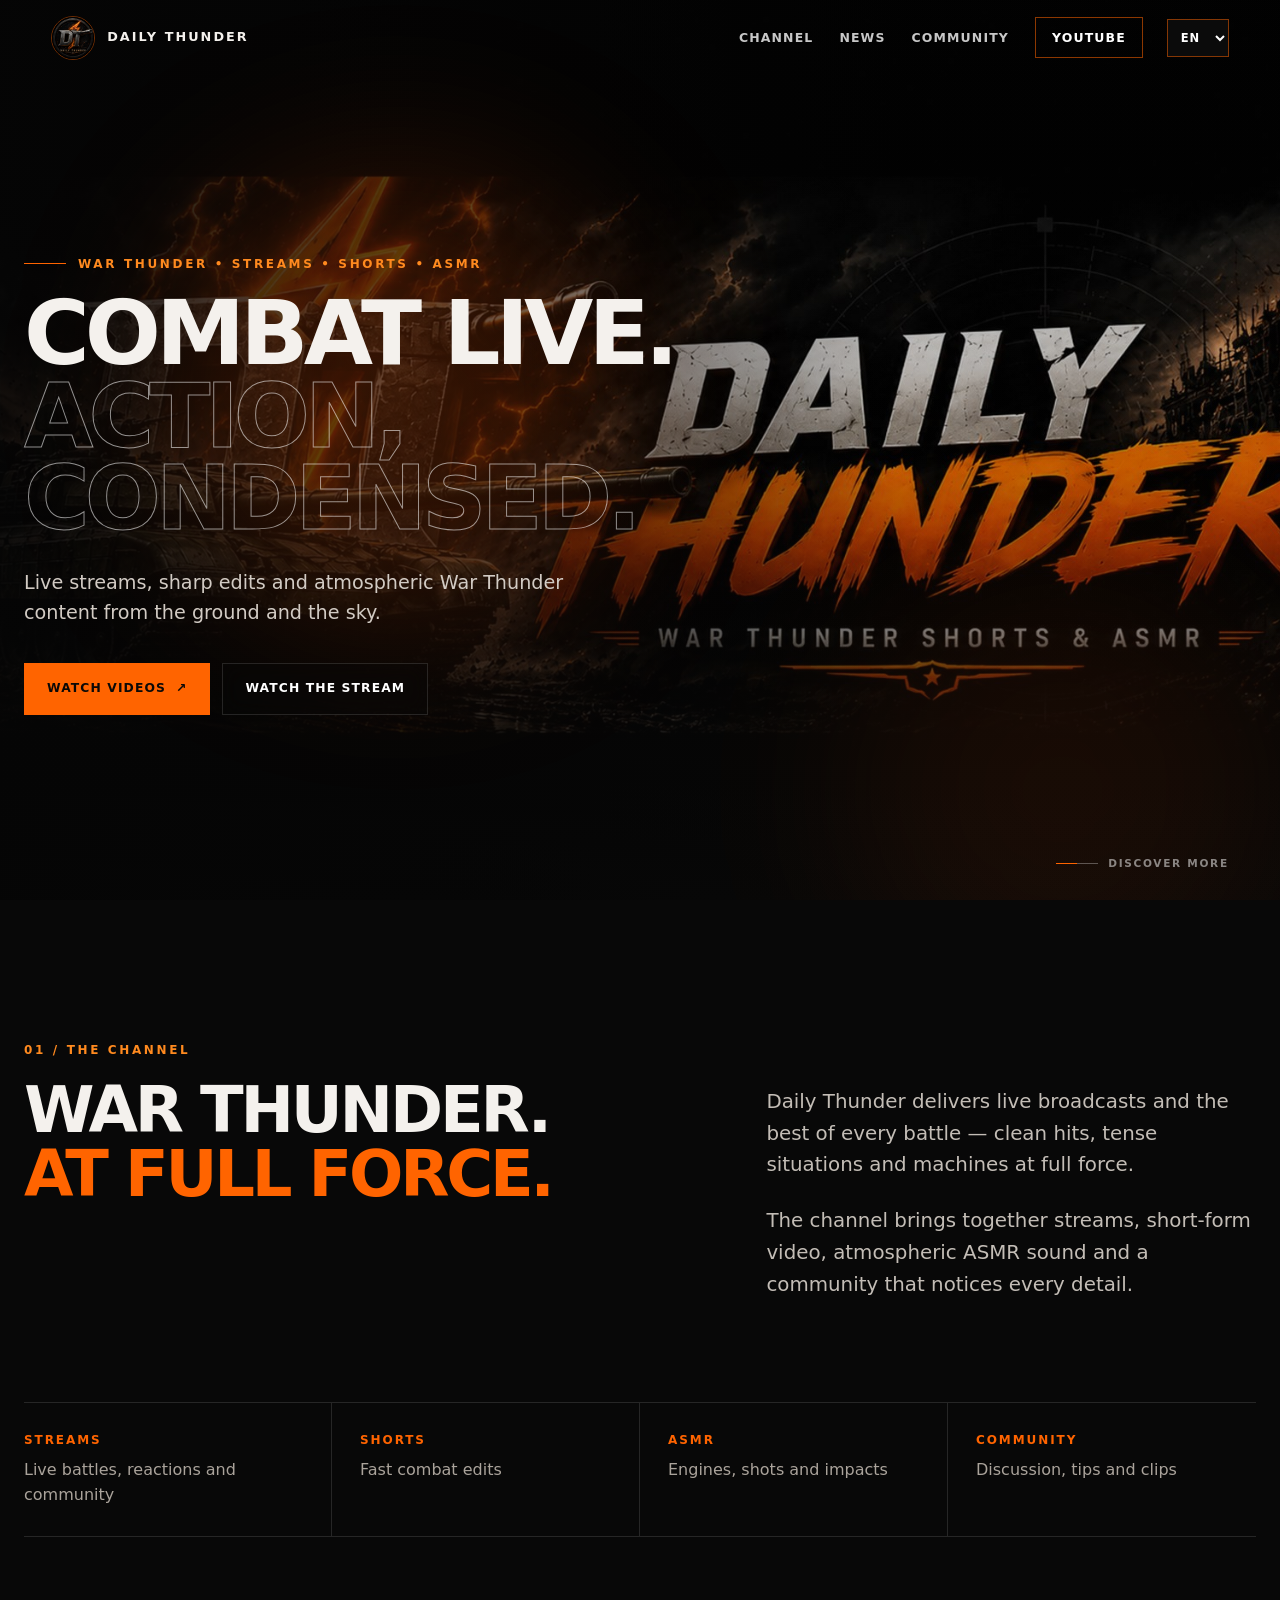
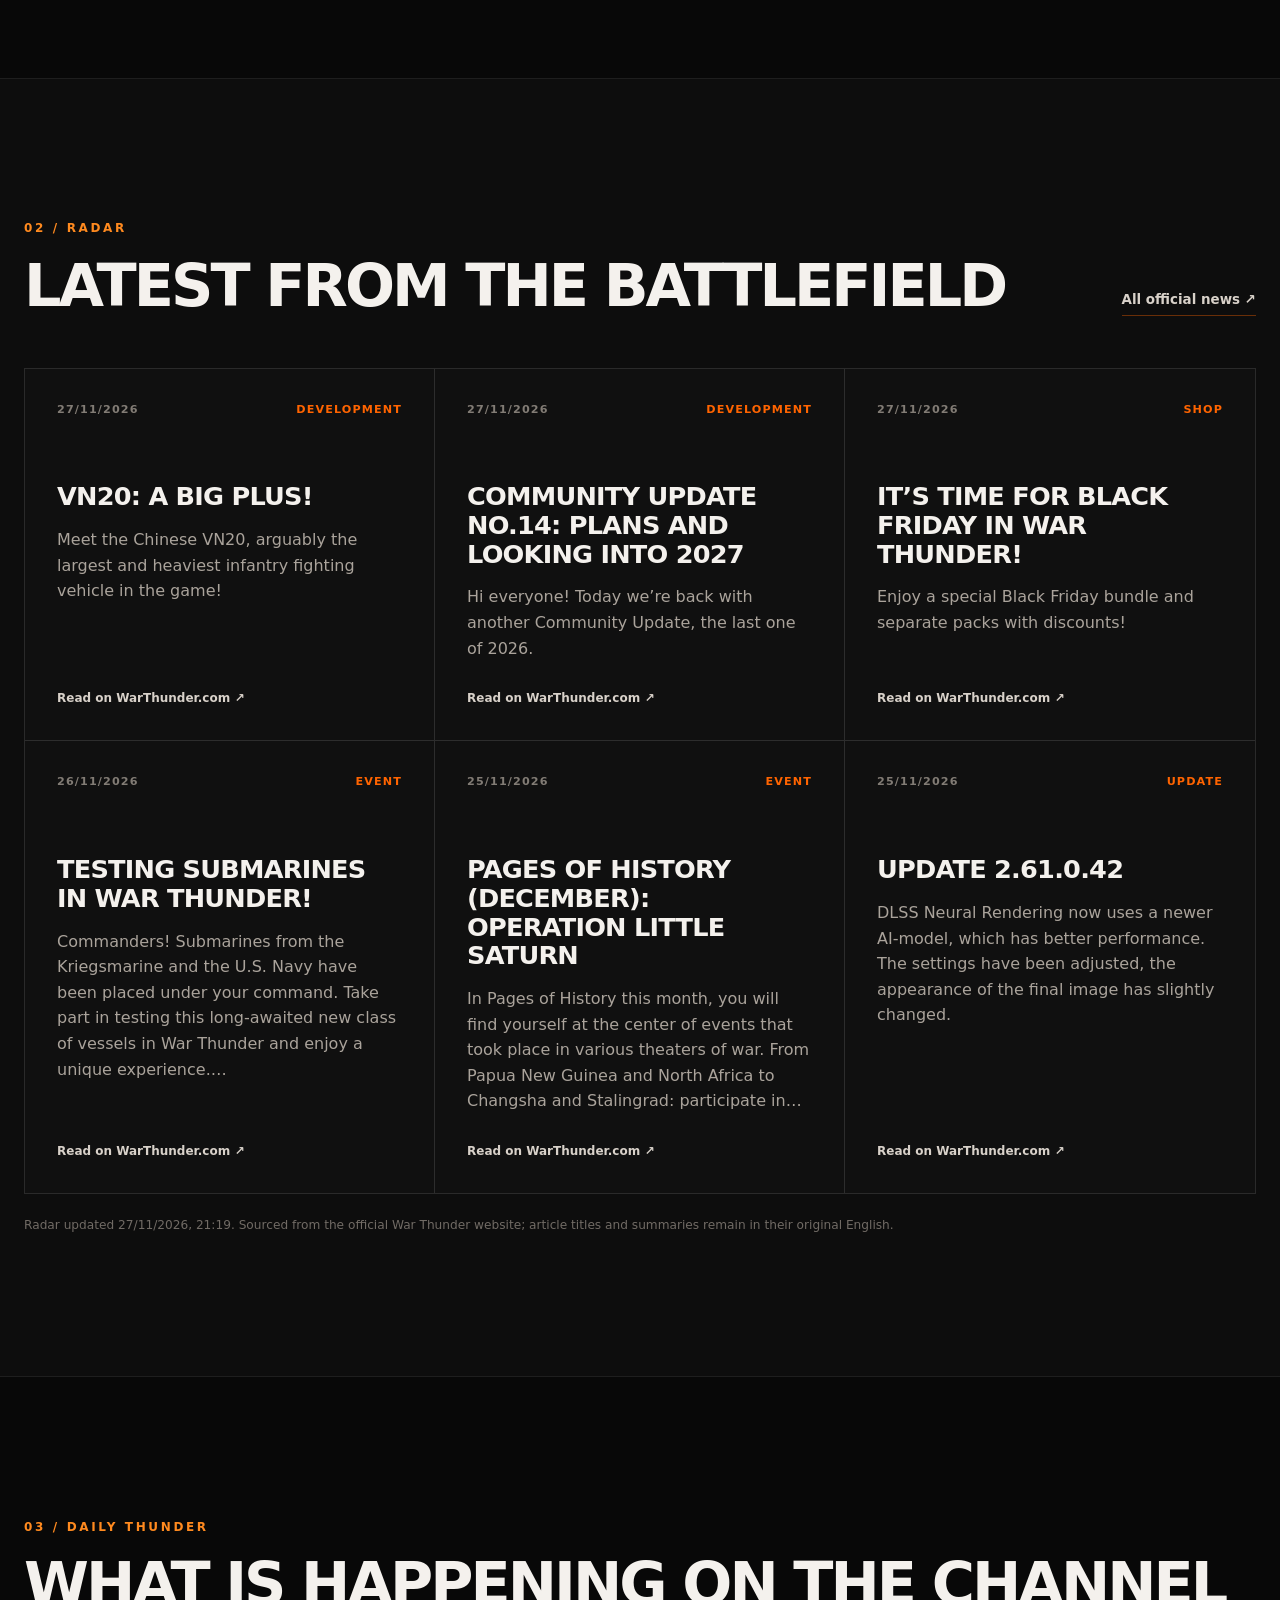
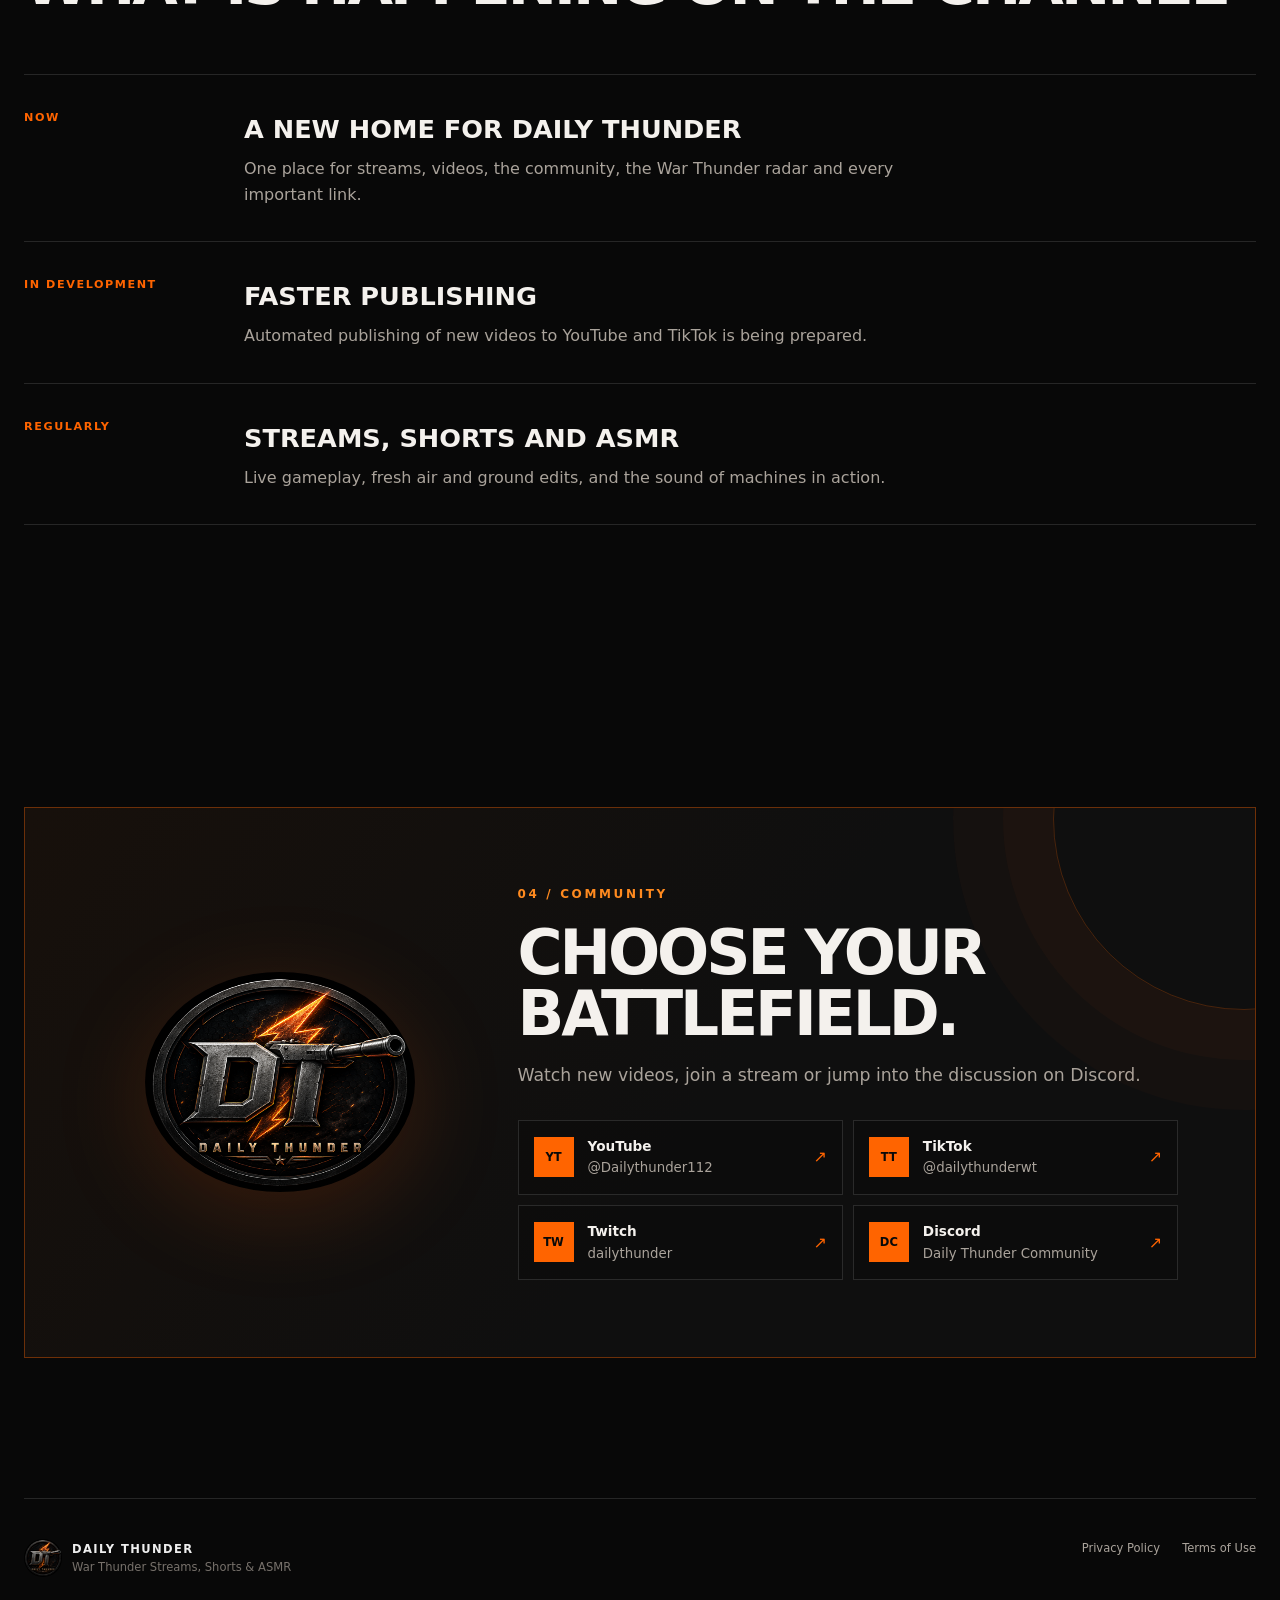
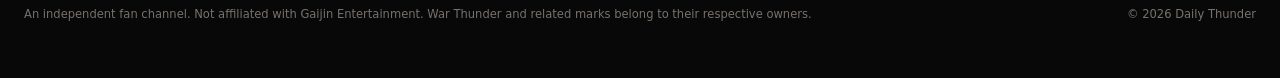
<file: index.html>
<!doctype html>
<html lang="sk">
<head>
  <meta charset="utf-8">
  <meta name="viewport" content="width=device-width, initial-scale=1">
  <meta name="description" content="Daily Thunder — War Thunder streamy, Shorts, ASMR, komunitné momenty a novinky." data-i18n-meta-description>
  <meta name="theme-color" content="#080808">
  <meta property="og:title" content="Daily Thunder">
  <meta property="og:description" content="War Thunder Shorts, ASMR a komunita.">
  <meta property="og:image" content="assets/daily-thunder-hero.jpg">
  <title>Daily Thunder — War Thunder streamy, Shorts & ASMR</title>
  <link rel="icon" href="assets/favicon.png" type="image/png">
  <link rel="stylesheet" href="styles.css">
  <script src="translations.js" defer></script>
  <script src="data/war-thunder-news.js" defer></script>
  <script src="script.js" defer></script>
</head>
<body>
  <a class="skip-link" href="#obsah" data-i18n="common.skip">Preskočiť na obsah</a>

  <header class="site-header" data-header>
    <a class="brand" href="#top" aria-label="Daily Thunder — domov" data-i18n-aria="nav.homeAria">
      <img src="assets/daily-thunder-logo.png" width="44" height="44" alt="">
      <span>DAILY THUNDER</span>
    </a>

    <nav id="main-nav" class="main-nav" aria-label="Hlavná navigácia" data-nav>
      <a href="#kanal" data-i18n="nav.channel">Kanál</a>
      <a href="#novinky" data-i18n="nav.news">Novinky</a>
      <a href="#komunita" data-i18n="nav.community">Komunita</a>
      <a class="nav-cta" href="https://www.youtube.com/@Dailythunder112" target="_blank" rel="noopener noreferrer" data-i18n="nav.youtube">YouTube</a>
    </nav>

    <div class="header-actions">
      <label class="sr-only" for="language-home" data-i18n="nav.language">Jazyk</label>
      <select id="language-home" class="language-select" data-language-select data-i18n-aria="nav.language" aria-label="Jazyk">
        <option value="sk">SK</option>
        <option value="cs">CZ</option>
        <option value="en">EN</option>
      </select>
      <button class="menu-toggle" type="button" aria-expanded="false" aria-controls="main-nav" data-menu-toggle>
        <span></span><span></span>
        <span class="sr-only" data-i18n="nav.openMenu">Otvoriť menu</span>
      </button>
    </div>
  </header>

  <main id="obsah">
    <section id="top" class="hero" aria-labelledby="hero-title">
      <div class="hero-media" aria-hidden="true"></div>
      <div class="hero-shade" aria-hidden="true"></div>
      <div class="hero-glow glow-one" aria-hidden="true"></div>
      <div class="hero-glow glow-two" aria-hidden="true"></div>

      <div class="hero-content">
        <p class="eyebrow reveal" data-i18n="hero.eyebrow">WAR THUNDER • STREAMY • SHORTS • ASMR</p>
        <h1 id="hero-title" class="reveal" data-i18n-html="hero.title">Boj naživo.<br><span>Akcia v skratke.</span></h1>
        <p class="hero-copy reveal" data-i18n="hero.copy">Streamy, krátke zostrihy a atmosférický War Thunder obsah zo vzduchu aj zo zeme.</p>
        <div class="hero-actions reveal">
          <a class="button button-primary" href="https://www.youtube.com/@Dailythunder112" target="_blank" rel="noopener noreferrer"><span data-i18n="hero.videos">Pozrieť videá</span> <span aria-hidden="true">↗</span></a>
          <a class="button button-ghost" href="https://www.twitch.tv/dailythunder" target="_blank" rel="noopener noreferrer" data-i18n="hero.stream">Sledovať stream</a>
        </div>
      </div>

      <div class="scroll-cue" aria-hidden="true"><span></span><b data-i18n="hero.more">Objav viac</b></div>
    </section>

    <section id="kanal" class="section intro-section">
      <div class="section-kicker reveal" data-i18n="about.kicker">01 / O KANÁLI</div>
      <div class="intro-grid">
        <div class="section-heading reveal">
          <h2 data-i18n-html="about.title">War Thunder.<br><span>Naplno.</span></h2>
        </div>
        <div class="intro-copy reveal">
          <p data-i18n="about.p1">Daily Thunder prináša živé vysielania aj výber toho najlepšieho zo súbojov — čisté zásahy, napäté situácie a stroje v plnej sile.</p>
          <p data-i18n="about.p2">Obsah spája streamy, krátky formát, atmosférický ASMR zvuk a komunitu hráčov, ktorí si všímajú každý detail.</p>
        </div>
      </div>

      <div class="feature-strip reveal">
        <article><strong>STREAMS</strong><span data-i18n="about.streams">Bitky, reakcie a komunita naživo</span></article>
        <article><strong>SHORTS</strong><span data-i18n="about.shorts">Rýchle bojové zostrihy</span></article>
        <article><strong>ASMR</strong><span data-i18n="about.asmr">Motory, výstrely a dopady</span></article>
        <article><strong>COMMUNITY</strong><span data-i18n="about.community">Diskusie, tipy a klipy</span></article>
      </div>
    </section>

    <section id="novinky" class="section news-section">
      <div class="section-top reveal">
        <div>
          <div class="section-kicker" data-i18n="news.kicker">02 / RADAR</div>
          <h2 data-i18n="news.title">Najnovšie z bojiska</h2>
        </div>
        <a class="text-link" href="https://warthunder.com/en/news" target="_blank" rel="noopener noreferrer"><span data-i18n="news.all">Všetky oficiálne novinky</span> <span aria-hidden="true">↗</span></a>
      </div>

      <div class="news-grid" data-news-grid>
        <a class="news-card reveal" href="https://warthunder.com/en/news/10134-shop-summer-deals-are-here-on-playstation-en" target="_blank" rel="noopener noreferrer">
          <span class="news-meta"><time datetime="2026-07-15">15. 7. 2026</time><b>SHOP</b></span>
          <h3>Letné ponuky dorazili na PlayStation</h3>
          <p>Zľavy až do 50 % na vybrané prémiové balíčky sú dostupné do 29. júla.</p>
          <span class="card-link">Čítať na WarThunder.com <span aria-hidden="true">↗</span></span>
        </a>

        <a class="news-card reveal" href="https://warthunder.com/en/news/10133-esports-the-wtcs-challenger-league-major-ii-winner-is-team-warning-en" target="_blank" rel="noopener noreferrer">
          <span class="news-meta"><time datetime="2026-07-15">15. 7. 2026</time><b>ESPORTS</b></span>
          <h3>Team Warning víťazom Major II</h3>
          <p>Druhý Major Challenger League ovládol Team Warning a upevnil si vedenie v poradí.</p>
          <span class="card-link">Čítať na WarThunder.com <span aria-hidden="true">↗</span></span>
        </a>

        <a class="news-card reveal" href="https://warthunder.com/en/news/10128-development-infantry-in-war-thunder-third-testing-phase-en" target="_blank" rel="noopener noreferrer">
          <span class="news-meta"><time datetime="2026-07-08">8. 7. 2026</time><b>VÝVOJ</b></span>
          <h3>Infantry: tretia fáza testovania</h3>
          <p>Nová mapa Kivu, rozsiahle 64 proti 64 bitky a desiatky herných vylepšení.</p>
          <span class="card-link">Čítať na WarThunder.com <span aria-hidden="true">↗</span></span>
        </a>
      </div>

      <p class="source-note reveal"><span data-i18n="news.updatedPrefix">Radar bol aktualizovaný</span> <span data-news-updated>17. 7. 2026</span>. <span data-i18n="news.sourceSuffix">Zdrojom je oficiálny web War Thunder; názvy a anotácie článkov zostávajú v pôvodnej angličtine.</span></p>
    </section>

    <section class="section channel-news-section">
      <div class="section-top reveal">
        <div>
          <div class="section-kicker" data-i18n="channel.kicker">03 / DAILY THUNDER</div>
          <h2 data-i18n="channel.title">Čo sa deje na kanáli</h2>
        </div>
      </div>

      <div class="timeline">
        <article class="timeline-item reveal">
          <span data-i18n="channel.now">TERAZ</span>
          <div><h3 data-i18n="channel.homeTitle">Nový domov Daily Thunder</h3><p data-i18n="channel.homeCopy">Vzniká jedno miesto pre streamy, videá, komunitu, War Thunder radar a všetky dôležité odkazy.</p></div>
        </article>
        <article class="timeline-item reveal">
          <span data-i18n="channel.development">VO VÝVOJI</span>
          <div><h3 data-i18n="channel.publishTitle">Rýchlejšie publikovanie</h3><p data-i18n="channel.publishCopy">Pripravuje sa automatizované publikovanie nových videí na YouTube a TikTok.</p></div>
        </article>
        <article class="timeline-item reveal">
          <span data-i18n="channel.regular">PRAVIDELNE</span>
          <div><h3 data-i18n="channel.contentTitle">Streamy, Shorts a ASMR</h3><p data-i18n="channel.contentCopy">Živé hranie, nové zostrihy zo vzduchu aj zo zeme a zvukové detaily strojov v akcii.</p></div>
        </article>
      </div>
    </section>

    <section id="komunita" class="section community-section">
      <div class="community-panel reveal">
        <img src="assets/daily-thunder-logo.png" width="220" height="220" alt="Daily Thunder logo" loading="lazy">
        <div>
          <div class="section-kicker" data-i18n="community.kicker">04 / KOMUNITA</div>
          <h2 data-i18n="community.title">Vyber si svoje bojisko.</h2>
          <p data-i18n="community.copy">Sleduj nové videá, príď na stream alebo sa pridaj k diskusii na Discorde.</p>
          <div class="social-grid">
            <a href="https://www.youtube.com/@Dailythunder112" target="_blank" rel="noopener noreferrer"><b>YT</b><span><strong>YouTube</strong><small>@Dailythunder112</small></span><i>↗</i></a>
            <a href="https://www.tiktok.com/@dailythunderwt" target="_blank" rel="noopener noreferrer"><b>TT</b><span><strong>TikTok</strong><small>@dailythunderwt</small></span><i>↗</i></a>
            <a href="https://www.twitch.tv/dailythunder" target="_blank" rel="noopener noreferrer"><b>TW</b><span><strong>Twitch</strong><small>dailythunder</small></span><i>↗</i></a>
            <a href="https://discord.gg/6r7Q4c6rHc" target="_blank" rel="noopener noreferrer"><b>DC</b><span><strong>Discord</strong><small data-i18n="community.discord">Daily Thunder komunita</small></span><i>↗</i></a>
          </div>
        </div>
      </div>
    </section>
  </main>

  <footer class="site-footer">
    <div class="footer-brand">
      <img src="assets/favicon.png" width="38" height="38" alt="">
      <div><strong>DAILY THUNDER</strong><span data-i18n="footer.tagline">War Thunder streamy, Shorts &amp; ASMR</span></div>
    </div>
    <div class="footer-links">
      <a href="privacy.html" data-i18n="nav.privacy">Ochrana súkromia</a>
      <a href="terms.html" data-i18n="nav.terms">Podmienky používania</a>
    </div>
    <p data-i18n="footer.disclaimer">Nezávislý fanúšikovský kanál. Nie je prepojený so spoločnosťou Gaijin Entertainment. War Thunder a súvisiace značky patria ich vlastníkom.</p>
    <p>© <span data-year>2026</span> Daily Thunder</p>
  </footer>
</body>
</html>
</file>
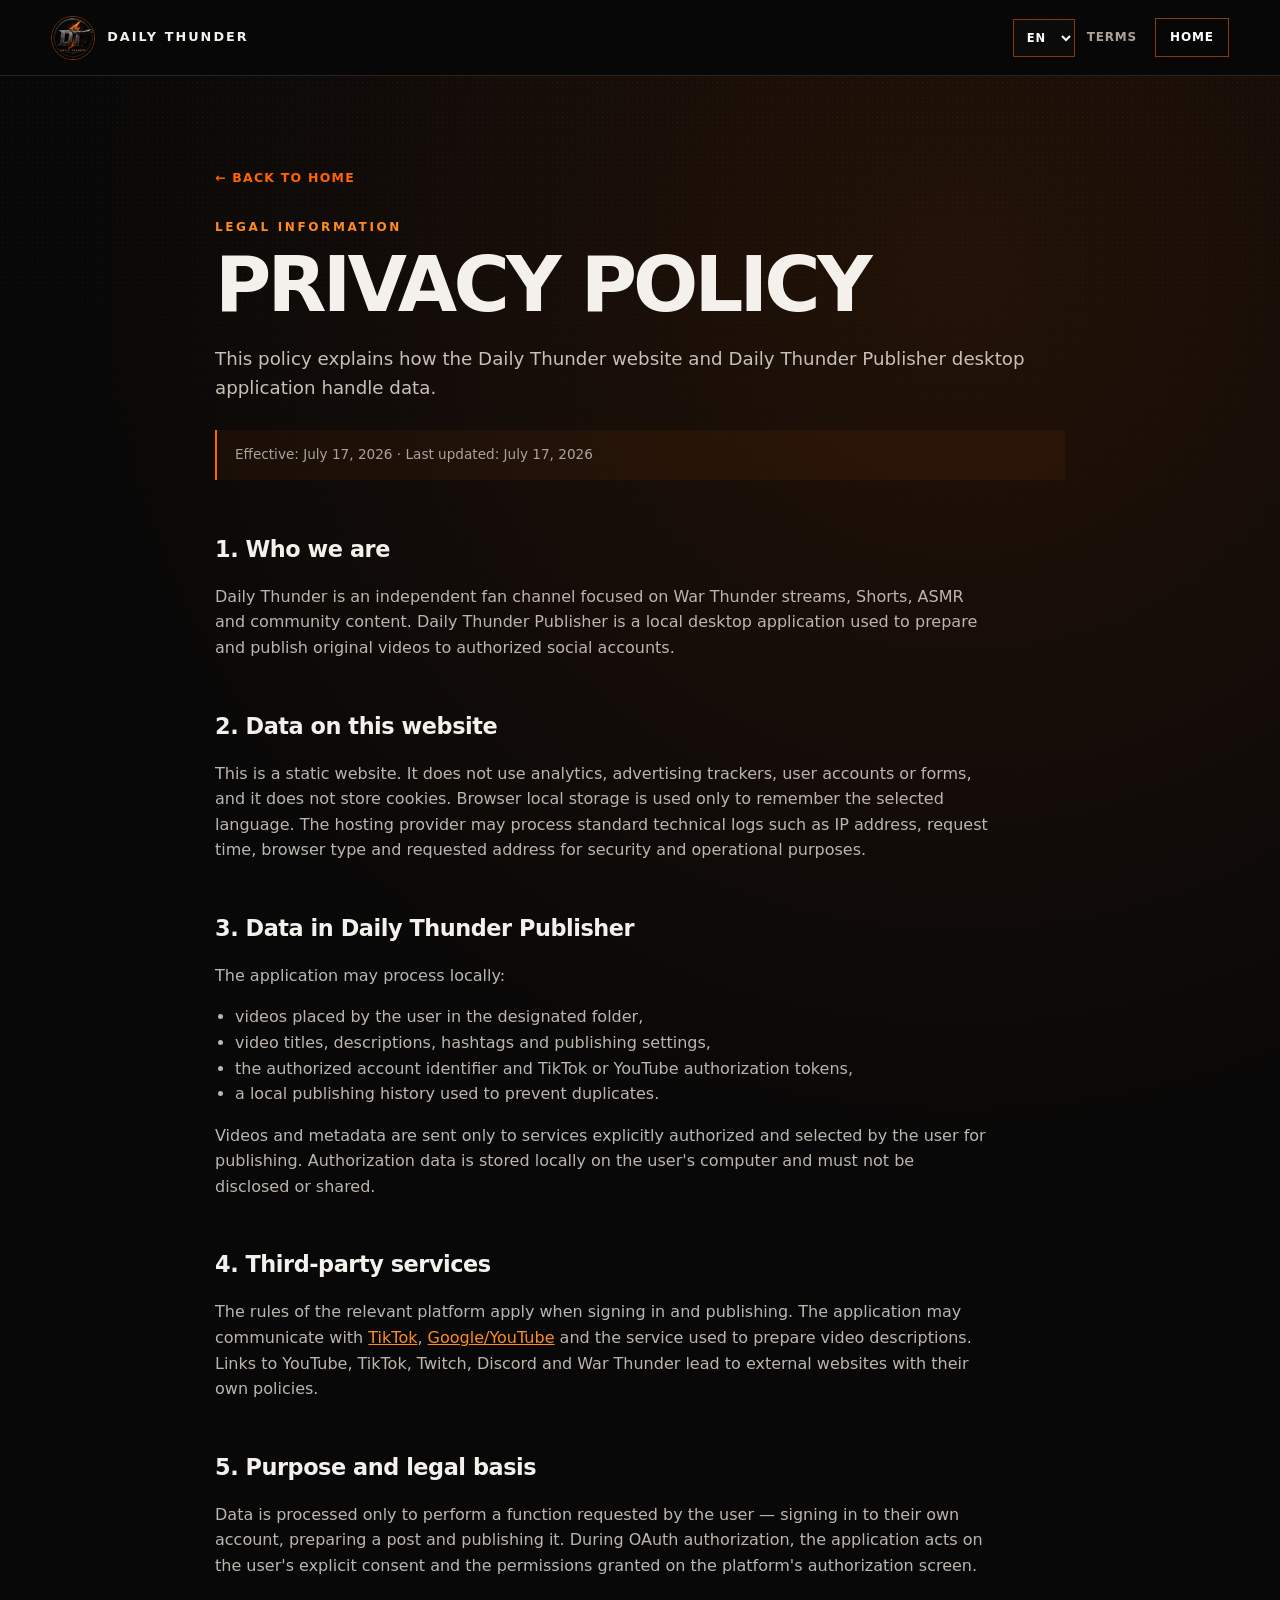
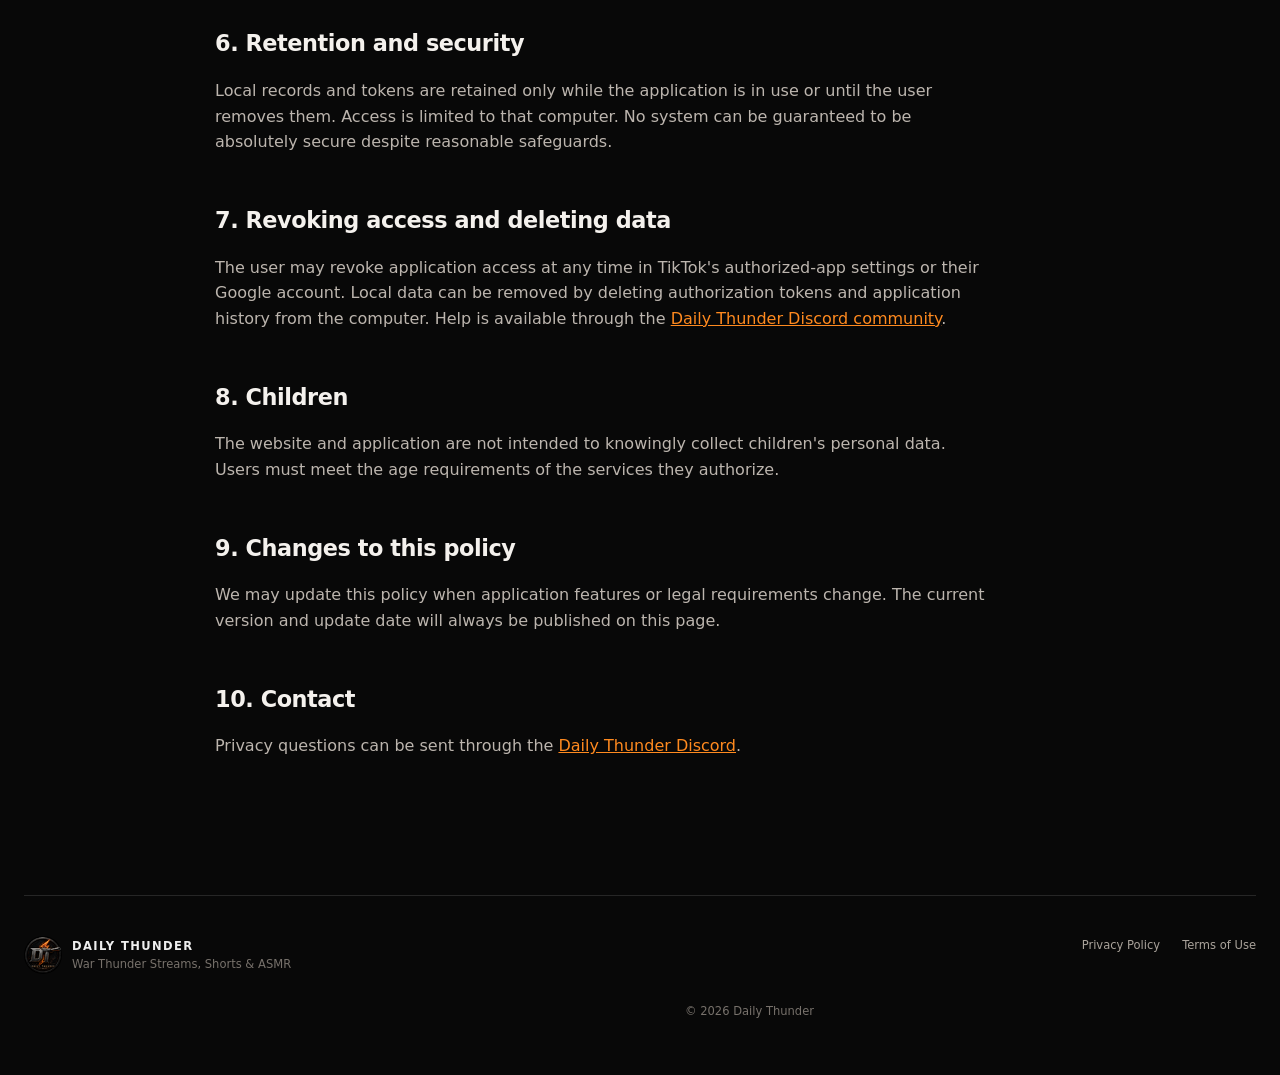
<file: privacy.html>
<!doctype html>
<html lang="sk">
<head>
  <meta charset="utf-8">
  <meta name="viewport" content="width=device-width, initial-scale=1">
  <meta name="description" content="Zásady ochrany súkromia Daily Thunder a aplikácie Daily Thunder Publisher." data-i18n-meta-description>
  <meta name="theme-color" content="#080808">
  <title>Ochrana súkromia — Daily Thunder</title>
  <link rel="icon" href="assets/favicon.png" type="image/png">
  <link rel="stylesheet" href="styles.css">
  <script src="translations.js" defer></script>
  <script src="script.js" defer></script>
</head>
<body class="legal-page">
  <header class="site-header legal-header" data-header>
    <a class="brand" href="index.html" aria-label="Daily Thunder — domov" data-i18n-aria="nav.homeAria">
      <img src="assets/daily-thunder-logo.png" width="44" height="44" alt="">
      <span>DAILY THUNDER</span>
    </a>
    <div class="header-actions legal-actions">
      <label class="sr-only" for="language-privacy" data-i18n="nav.language">Jazyk</label>
      <select id="language-privacy" class="language-select" data-language-select data-i18n-aria="nav.language" aria-label="Jazyk">
        <option value="sk">SK</option><option value="cs">CZ</option><option value="en">EN</option>
      </select>
      <nav class="legal-nav" aria-label="Právne stránky">
        <a href="terms.html" data-i18n="nav.termsShort">Podmienky</a>
        <a class="nav-cta" href="index.html" data-i18n="nav.home">Domov</a>
      </nav>
    </div>
  </header>

  <main class="legal-main">
    <a class="legal-back" href="index.html" data-i18n="legal.back">← SPÄŤ NA DOMOV</a>
    <p class="section-kicker" data-i18n="legal.kicker">PRÁVNE INFORMÁCIE</p>
    <h1 data-i18n="privacy.title">Ochrana súkromia</h1>
    <p class="lead" data-i18n="privacy.lead">Tieto zásady vysvetľujú, ako web Daily Thunder a desktopová aplikácia Daily Thunder Publisher pracujú s údajmi.</p>
    <p class="legal-updated" data-i18n="legal.updated">Platné od: 17. júla 2026 · Posledná aktualizácia: 17. júla 2026</p>

    <div class="legal-content" data-i18n-html="privacy.content">
      <h2>1. Kto sme</h2>
      <p>Daily Thunder je nezávislý fanúšikovský kanál zameraný na War Thunder Shorts, ASMR a komunitný obsah. Daily Thunder Publisher je lokálna desktopová aplikácia používaná na prípravu a publikovanie vlastných videí na autorizované sociálne účty.</p>

      <h2>2. Údaje na tejto webovej stránke</h2>
      <p>Táto stránka je statická. Sama nepoužíva analytické nástroje, reklamné sledovanie, používateľské účty ani formuláre a neukladá cookies. Server poskytovateľa hostingu môže spracovať bežné technické záznamy, napríklad IP adresu, čas požiadavky, typ prehliadača a požadovanú adresu, na účely bezpečnosti a prevádzky.</p>

      <h2>3. Údaje v aplikácii Daily Thunder Publisher</h2>
      <p>Aplikácia môže lokálne spracovať:</p>
      <ul>
        <li>videá, ktoré používateľ vloží do určeného priečinka,</li>
        <li>názov videa, popis, hashtagy a nastavenia publikovania,</li>
        <li>identifikátor autorizovaného účtu a autorizačné tokeny TikTok alebo YouTube,</li>
        <li>lokálnu históriu publikovania na zabránenie duplicitám.</li>
      </ul>
      <p>Videá a metadáta sa odosielajú iba službám, ktoré používateľ výslovne autorizoval a vybral na publikovanie. Autorizačné údaje sa ukladajú lokálne v počítači používateľa a nesmú sa zverejňovať ani zdieľať.</p>

      <h2>4. Služby tretích strán</h2>
      <p>Pri prihlásení a publikovaní sa uplatňujú pravidlá príslušnej platformy. Aplikácia môže komunikovať najmä so službami <a href="https://www.tiktok.com/legal/page/eea/privacy-policy/en" target="_blank" rel="noopener noreferrer">TikTok</a>, <a href="https://policies.google.com/privacy" target="_blank" rel="noopener noreferrer">Google/YouTube</a> a so službou použitou na vytvorenie popisu videa. Odkazy na YouTube, TikTok, Twitch, Discord a War Thunder vedú na externé stránky s vlastnými zásadami.</p>

      <h2>5. Účel a právny základ</h2>
      <p>Údaje sa spracúvajú iba na vykonanie používateľom vyžiadanej funkcie — prihlásenie k vlastnému účtu, prípravu príspevku a jeho publikovanie. Pri OAuth autorizácii aplikácia koná na základe výslovného súhlasu používateľa a oprávnení, ktoré používateľ udelí na obrazovke danej platformy.</p>

      <h2>6. Uchovávanie a bezpečnosť</h2>
      <p>Lokálne záznamy a tokeny sa uchovávajú len počas používania aplikácie alebo do ich odstránenia používateľom. Prístup je obmedzený na daný počítač. Napriek primeraným opatreniam nie je možné zaručiť absolútnu bezpečnosť žiadneho systému.</p>

      <h2>7. Odvolanie prístupu a vymazanie údajov</h2>
      <p>Používateľ môže prístup aplikácie kedykoľvek odvolať v nastaveniach autorizovaných aplikácií na TikToku alebo v účte Google. Lokálne údaje je možné odstrániť vymazaním autorizačných tokenov a histórie aplikácie z počítača. Žiadosť o pomoc možno poslať prostredníctvom <a href="https://discord.gg/6r7Q4c6rHc" target="_blank" rel="noopener noreferrer">komunity Daily Thunder na Discorde</a>.</p>

      <h2>8. Deti</h2>
      <p>Web ani aplikácia nie sú určené na vedomé zhromažďovanie osobných údajov detí. Používatelia musia spĺňať vekové požiadavky služieb, ktoré autorizujú.</p>

      <h2>9. Zmeny týchto zásad</h2>
      <p>Zásady môžeme upraviť pri zmene funkcií aplikácie alebo právnych požiadaviek. Aktuálna verzia a dátum aktualizácie budú vždy zverejnené na tejto stránke.</p>

      <h2>10. Kontakt</h2>
      <p>Otázky o ochrane súkromia môžete poslať cez <a href="https://discord.gg/6r7Q4c6rHc" target="_blank" rel="noopener noreferrer">Daily Thunder Discord</a>.</p>
    </div>
  </main>

  <footer class="site-footer">
    <div class="footer-brand"><img src="assets/favicon.png" width="38" height="38" alt=""><div><strong>DAILY THUNDER</strong><span data-i18n="footer.tagline">War Thunder streamy, Shorts &amp; ASMR</span></div></div>
    <div class="footer-links"><a href="privacy.html" data-i18n="nav.privacy">Ochrana súkromia</a><a href="terms.html" data-i18n="nav.terms">Podmienky používania</a></div>
    <p>© <span data-year>2026</span> Daily Thunder</p>
  </footer>
</body>
</html>
</file>
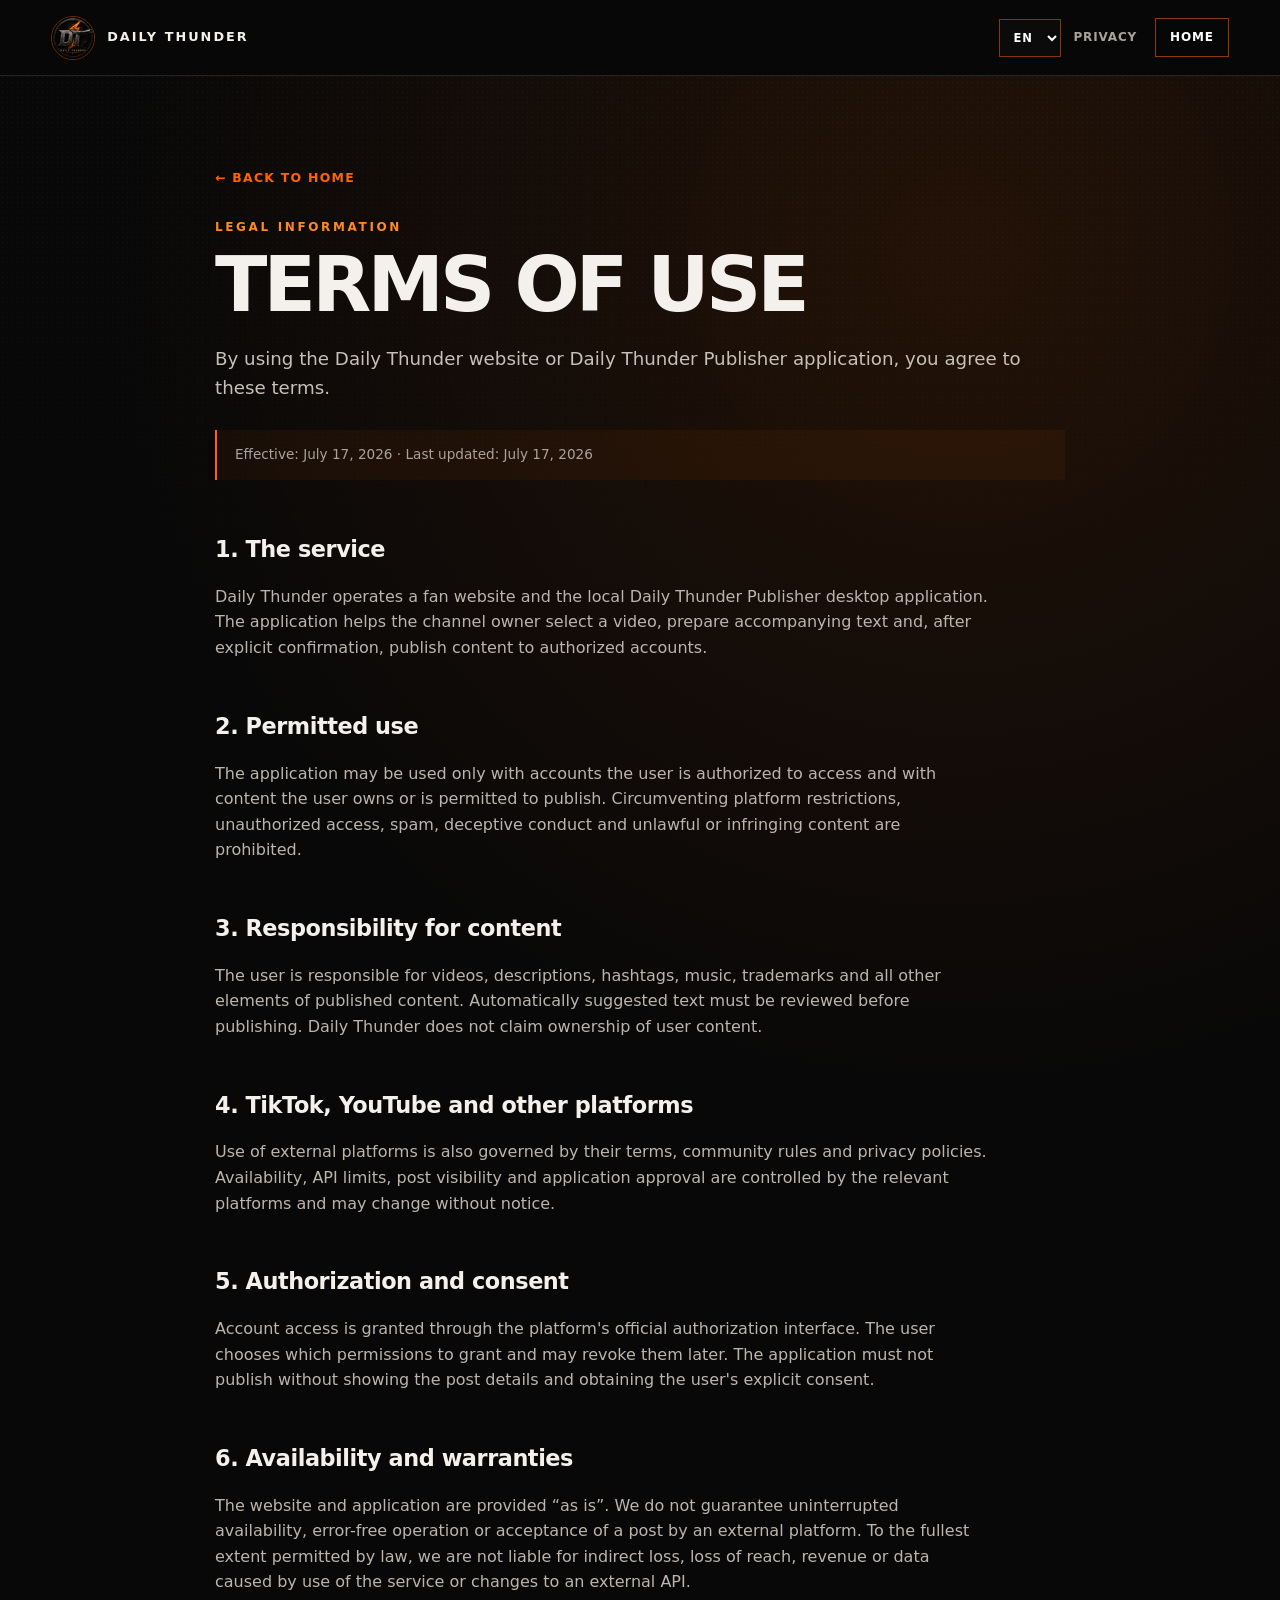
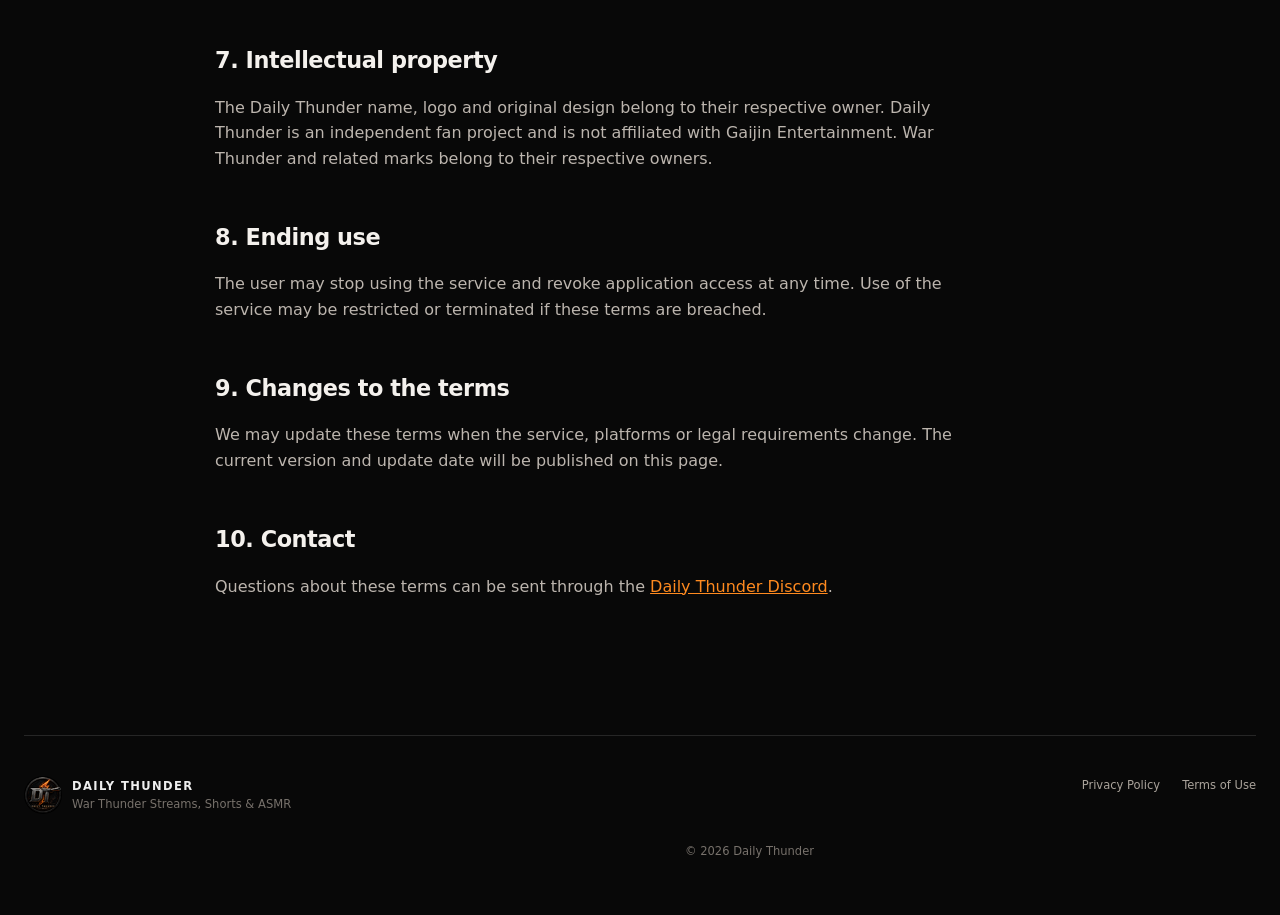
<file: terms.html>
<!doctype html>
<html lang="sk">
<head>
  <meta charset="utf-8">
  <meta name="viewport" content="width=device-width, initial-scale=1">
  <meta name="description" content="Podmienky používania Daily Thunder a aplikácie Daily Thunder Publisher." data-i18n-meta-description>
  <meta name="theme-color" content="#080808">
  <title>Podmienky používania — Daily Thunder</title>
  <link rel="icon" href="assets/favicon.png" type="image/png">
  <link rel="stylesheet" href="styles.css">
  <script src="translations.js" defer></script>
  <script src="script.js" defer></script>
</head>
<body class="legal-page">
  <header class="site-header legal-header" data-header>
    <a class="brand" href="index.html" aria-label="Daily Thunder — domov" data-i18n-aria="nav.homeAria">
      <img src="assets/daily-thunder-logo.png" width="44" height="44" alt="">
      <span>DAILY THUNDER</span>
    </a>
    <div class="header-actions legal-actions">
      <label class="sr-only" for="language-terms" data-i18n="nav.language">Jazyk</label>
      <select id="language-terms" class="language-select" data-language-select data-i18n-aria="nav.language" aria-label="Jazyk">
        <option value="sk">SK</option><option value="cs">CZ</option><option value="en">EN</option>
      </select>
      <nav class="legal-nav" aria-label="Právne stránky">
        <a href="privacy.html" data-i18n="nav.privacyShort">Súkromie</a>
        <a class="nav-cta" href="index.html" data-i18n="nav.home">Domov</a>
      </nav>
    </div>
  </header>

  <main class="legal-main">
    <a class="legal-back" href="index.html" data-i18n="legal.back">← SPÄŤ NA DOMOV</a>
    <p class="section-kicker" data-i18n="legal.kicker">PRÁVNE INFORMÁCIE</p>
    <h1 data-i18n="terms.title">Podmienky používania</h1>
    <p class="lead" data-i18n="terms.lead">Používaním webu Daily Thunder alebo aplikácie Daily Thunder Publisher súhlasíte s týmito podmienkami.</p>
    <p class="legal-updated" data-i18n="legal.updated">Platné od: 17. júla 2026 · Posledná aktualizácia: 17. júla 2026</p>

    <div class="legal-content" data-i18n-html="terms.content">
      <h2>1. Služba</h2>
      <p>Daily Thunder prevádzkuje fanúšikovský web a lokálnu desktopovú aplikáciu Daily Thunder Publisher. Aplikácia pomáha vlastníkovi kanála vybrať video, pripraviť sprievodný text a po výslovnom potvrdení publikovať obsah na autorizované účty.</p>

      <h2>2. Oprávnené použitie</h2>
      <p>Aplikáciu možno používať iba s účtami, ku ktorým má používateľ oprávnený prístup, a s obsahom, ktorý používateľ vlastní alebo smie publikovať. Zakázané je obchádzanie obmedzení platforiem, neoprávnený prístup, spam, klamlivé konanie a publikovanie nezákonného alebo porušujúceho obsahu.</p>

      <h2>3. Zodpovednosť za obsah</h2>
      <p>Používateľ zodpovedá za videá, popisy, hashtagy, hudbu, ochranné známky a všetky ďalšie prvky publikovaného obsahu. Automaticky navrhnutý text je potrebné pred publikovaním skontrolovať. Daily Thunder si nenárokuje vlastníctvo používateľského obsahu.</p>

      <h2>4. TikTok, YouTube a ďalšie platformy</h2>
      <p>Používanie externých platforiem sa riadi aj ich vlastnými podmienkami, komunitnými pravidlami a zásadami ochrany súkromia. Dostupnosť, limity API, viditeľnosť príspevkov a schvaľovanie aplikácie určujú príslušné platformy a môžu sa zmeniť bez upozornenia.</p>

      <h2>5. Autorizácia a súhlas</h2>
      <p>Prístup k účtu sa udeľuje cez oficiálne autorizačné rozhranie danej platformy. Používateľ rozhoduje, ktoré oprávnenia udelí, a môže ich neskôr odvolať. Aplikácia nesmie publikovať bez zobrazenia údajov príspevku a výslovného súhlasu používateľa.</p>

      <h2>6. Dostupnosť a záruky</h2>
      <p>Web a aplikácia sa poskytujú „tak, ako sú“. Nezaručujeme nepretržitú dostupnosť, bezchybnosť ani prijatie príspevku externou platformou. V maximálnom rozsahu povolenom právom nezodpovedáme za nepriame škody, stratu dosahu, výnosov alebo dát spôsobenú používaním služby či zmenou externého API.</p>

      <h2>7. Duševné vlastníctvo</h2>
      <p>Názov, logo a pôvodný dizajn Daily Thunder patria ich príslušnému vlastníkovi. Daily Thunder je nezávislý fanúšikovský projekt a nie je prepojený so spoločnosťou Gaijin Entertainment. War Thunder a súvisiace označenia patria ich vlastníkom.</p>

      <h2>8. Ukončenie používania</h2>
      <p>Používateľ môže službu prestať používať a odvolať prístup aplikácie kedykoľvek. Pri porušení týchto podmienok môže byť používanie služby obmedzené alebo ukončené.</p>

      <h2>9. Zmeny podmienok</h2>
      <p>Podmienky môžeme aktualizovať pri zmene služby, platforiem alebo právnych požiadaviek. Aktuálna verzia a dátum aktualizácie budú zverejnené na tejto stránke.</p>

      <h2>10. Kontakt</h2>
      <p>Otázky k týmto podmienkam môžete poslať cez <a href="https://discord.gg/6r7Q4c6rHc" target="_blank" rel="noopener noreferrer">Daily Thunder Discord</a>.</p>
    </div>
  </main>

  <footer class="site-footer">
    <div class="footer-brand"><img src="assets/favicon.png" width="38" height="38" alt=""><div><strong>DAILY THUNDER</strong><span data-i18n="footer.tagline">War Thunder streamy, Shorts &amp; ASMR</span></div></div>
    <div class="footer-links"><a href="privacy.html" data-i18n="nav.privacy">Ochrana súkromia</a><a href="terms.html" data-i18n="nav.terms">Podmienky používania</a></div>
    <p>© <span data-year>2026</span> Daily Thunder</p>
  </footer>
</body>
</html>
</file>
<file: styles.css>
:root {
  --bg: #080808;
  --surface: #101010;
  --surface-2: #151515;
  --line: rgba(255,255,255,.12);
  --line-hot: rgba(255,100,0,.38);
  --text: #f4f1ed;
  --muted: #aaa39b;
  --orange: #ff6400;
  --orange-bright: #ff8a1f;
  --max: 1240px;
}

* { box-sizing: border-box; }
html { scroll-behavior: smooth; }
body {
  margin: 0;
  color: var(--text);
  background: var(--bg);
  font-family: Inter, ui-sans-serif, system-ui, -apple-system, BlinkMacSystemFont, "Segoe UI", sans-serif;
  line-height: 1.6;
  overflow-x: hidden;
}

body::before {
  content: "";
  position: fixed;
  inset: 0;
  z-index: -1;
  pointer-events: none;
  opacity: .2;
  background-image: radial-gradient(rgba(255,255,255,.3) .55px, transparent .55px);
  background-size: 5px 5px;
  mask-image: linear-gradient(to bottom, black, transparent 80%);
}

a { color: inherit; }
img { display: block; max-width: 100%; }
button, a { -webkit-tap-highlight-color: transparent; }

.sr-only {
  position: absolute;
  width: 1px;
  height: 1px;
  padding: 0;
  margin: -1px;
  overflow: hidden;
  clip: rect(0,0,0,0);
  white-space: nowrap;
  border: 0;
}

.skip-link {
  position: fixed;
  top: 12px;
  left: 12px;
  z-index: 1000;
  transform: translateY(-160%);
  padding: 10px 14px;
  background: var(--orange);
  color: #090909;
  font-weight: 800;
}
.skip-link:focus { transform: translateY(0); }

.site-header {
  position: fixed;
  inset: 0 0 auto;
  z-index: 100;
  height: 76px;
  display: flex;
  align-items: center;
  justify-content: space-between;
  gap: 24px;
  padding: 0 clamp(20px, 4vw, 64px);
  border-bottom: 1px solid transparent;
  transition: background .35s ease, border-color .35s ease, height .35s ease;
}
.site-header.scrolled {
  height: 66px;
  background: rgba(8,8,8,.88);
  border-color: var(--line);
  backdrop-filter: blur(18px);
}

.brand {
  display: flex;
  align-items: center;
  gap: 12px;
  text-decoration: none;
  font-size: .8rem;
  font-weight: 900;
  letter-spacing: .16em;
}
.brand img { border-radius: 50%; border: 1px solid rgba(255,100,0,.42); }

.main-nav { display: flex; align-items: center; gap: 26px; margin-left: auto; }
.main-nav a {
  position: relative;
  color: rgba(255,255,255,.78);
  text-decoration: none;
  font-size: .78rem;
  font-weight: 800;
  letter-spacing: .09em;
  text-transform: uppercase;
  transition: color .2s ease;
}
.main-nav a:hover, .main-nav a:focus-visible { color: white; }
.main-nav a:not(.nav-cta)::after {
  content: "";
  position: absolute;
  left: 0;
  right: 100%;
  bottom: -8px;
  height: 2px;
  background: var(--orange);
  transition: right .25s ease;
}
.main-nav a:hover::after, .main-nav a:focus-visible::after { right: 0; }
.main-nav .nav-cta { padding: 10px 16px; border: 1px solid rgba(255,100,0,.55); color: #fff; }
.header-actions { display: flex; align-items: center; gap: 12px; }
.language-select {
  min-width: 62px;
  height: 38px;
  padding: 0 9px;
  border: 1px solid rgba(255,100,0,.5);
  border-radius: 0;
  color: #fff;
  background: #0b0b0b;
  font: inherit;
  font-size: .72rem;
  font-weight: 900;
  letter-spacing: .08em;
  cursor: pointer;
}
.language-select:hover, .language-select:focus-visible { border-color: var(--orange); outline: none; }
.legal-actions { margin-left: auto; }
.legal-nav { display: flex; align-items: center; gap: 18px; }
.legal-nav a { color: #aaa39b; text-decoration: none; font-size: .75rem; font-weight: 800; letter-spacing: .07em; text-transform: uppercase; }
.legal-nav a:hover, .legal-nav a:focus-visible { color: var(--orange); }
.legal-nav .nav-cta { padding: 9px 14px; border: 1px solid rgba(255,100,0,.55); color: #fff; }
.menu-toggle { display: none; }

.hero {
  position: relative;
  min-height: 100svh;
  display: grid;
  place-items: center;
  isolation: isolate;
  overflow: hidden;
}
.hero-media {
  position: absolute;
  inset: 0;
  z-index: -5;
  background: #050505 url("assets/daily-thunder-hero.jpg") center center / cover no-repeat;
  transform: scale(1.025);
  animation: hero-breathe 16s ease-in-out infinite alternate;
}
.hero-shade {
  position: absolute;
  inset: 0;
  z-index: -4;
  background:
    linear-gradient(90deg, rgba(5,5,5,.92) 0%, rgba(5,5,5,.63) 38%, rgba(5,5,5,.12) 70%),
    linear-gradient(180deg, rgba(5,5,5,.25), rgba(5,5,5,.12) 52%, #080808 100%);
}
.hero-glow {
  position: absolute;
  z-index: -3;
  width: 34vw;
  aspect-ratio: 1;
  border-radius: 50%;
  background: rgba(255,85,0,.19);
  filter: blur(90px);
  pointer-events: none;
}
.glow-one { left: 14%; top: 20%; animation: drift 11s ease-in-out infinite alternate; }
.glow-two { right: 0; bottom: -12%; opacity: .4; animation: drift 14s ease-in-out infinite alternate-reverse; }

.hero-content {
  width: min(var(--max), calc(100% - 48px));
  margin: 0 auto;
  padding-top: 70px;
}
.eyebrow, .section-kicker {
  margin: 0 0 18px;
  color: var(--orange-bright);
  font-size: .75rem;
  font-weight: 900;
  letter-spacing: .22em;
}
.eyebrow::before {
  content: "";
  display: inline-block;
  width: 42px;
  height: 1px;
  margin: 0 12px 4px 0;
  background: var(--orange);
}
.hero h1 {
  max-width: 860px;
  margin: 0;
  font-size: clamp(3.2rem, 7vw, 7.2rem);
  line-height: .92;
  letter-spacing: -.055em;
  text-transform: uppercase;
}
.hero h1 span {
  color: transparent;
  -webkit-text-stroke: 1px rgba(255,255,255,.55);
}
.hero-copy { max-width: 610px; margin: 28px 0 0; color: #d2cbc4; font-size: clamp(1rem, 1.5vw, 1.22rem); }
.hero-actions { display: flex; flex-wrap: wrap; gap: 12px; margin-top: 34px; }
.button {
  display: inline-flex;
  align-items: center;
  justify-content: center;
  gap: 10px;
  min-height: 52px;
  padding: 0 22px;
  border: 1px solid var(--line);
  color: white;
  text-decoration: none;
  font-size: .77rem;
  font-weight: 900;
  letter-spacing: .09em;
  text-transform: uppercase;
  transition: transform .2s ease, background .2s ease, border-color .2s ease;
}
.button:hover, .button:focus-visible { transform: translateY(-2px); }
.button-primary { border-color: var(--orange); background: var(--orange); color: #0b0907; }
.button-primary:hover, .button-primary:focus-visible { background: var(--orange-bright); }
.button-ghost { background: rgba(10,10,10,.35); backdrop-filter: blur(10px); }
.button-ghost:hover, .button-ghost:focus-visible { border-color: var(--orange); }

.scroll-cue {
  position: absolute;
  right: clamp(22px, 4vw, 64px);
  bottom: 28px;
  display: flex;
  align-items: center;
  gap: 10px;
  color: rgba(255,255,255,.5);
  font-size: .66rem;
  font-weight: 800;
  letter-spacing: .16em;
  text-transform: uppercase;
}
.scroll-cue span { width: 42px; height: 1px; overflow: hidden; background: rgba(255,255,255,.3); }
.scroll-cue span::after { content: ""; display: block; width: 50%; height: 1px; background: var(--orange); animation: scan 2.1s ease-in-out infinite; }

.section { width: min(var(--max), calc(100% - 48px)); margin: 0 auto; padding: clamp(92px, 11vw, 150px) 0; }
.intro-grid { display: grid; grid-template-columns: 1.15fr .85fr; gap: 80px; align-items: start; }
.section h2 { margin: 0; font-size: clamp(2.4rem, 5vw, 5rem); line-height: 1; letter-spacing: -.05em; text-transform: uppercase; }
.section h2 span { color: var(--orange); }
.intro-copy { padding-top: 8px; color: #c3bdb6; font-size: clamp(1.05rem, 1.55vw, 1.32rem); }
.intro-copy p { margin: 0 0 24px; }

.feature-strip { display: grid; grid-template-columns: repeat(4, 1fr); margin-top: 78px; border-top: 1px solid var(--line); border-bottom: 1px solid var(--line); }
.feature-strip article { padding: 28px; border-right: 1px solid var(--line); }
.feature-strip article:first-child { padding-left: 0; }
.feature-strip article:last-child { border-right: 0; }
.feature-strip strong { display: block; margin-bottom: 6px; color: var(--orange); font-size: .75rem; letter-spacing: .16em; }
.feature-strip span { color: var(--muted); }

.news-section { width: 100%; max-width: none; padding-inline: max(24px, calc((100vw - var(--max)) / 2)); background: #0d0d0d; border-block: 1px solid rgba(255,255,255,.07); }
.section-top { display: flex; justify-content: space-between; gap: 32px; align-items: end; margin-bottom: 52px; }
.section-top h2 { font-size: clamp(2.3rem, 4.6vw, 4.6rem); }
.text-link { color: #d8d1c9; text-decoration: none; border-bottom: 1px solid var(--line-hot); padding-bottom: 4px; font-size: .84rem; font-weight: 800; }
.text-link:hover, .text-link:focus-visible { color: var(--orange); }

.news-grid { display: grid; grid-template-columns: repeat(3, 1fr); border: 1px solid var(--line); }
.news-card { min-height: 360px; display: flex; flex-direction: column; padding: 32px; text-decoration: none; background: #101010; border-right: 1px solid var(--line); transition: background .25s ease, transform .25s ease; }
.news-card:nth-child(3n) { border-right: 0; }
.news-card:nth-child(n+4) { border-top: 1px solid var(--line); }
.news-card:hover, .news-card:focus-visible { position: relative; z-index: 2; background: #17120f; transform: translateY(-6px); box-shadow: 0 12px 50px rgba(0,0,0,.35); }
.news-meta { display: flex; justify-content: space-between; color: #827c75; font-size: .7rem; font-weight: 800; letter-spacing: .1em; }
.news-meta b { color: var(--orange); }
.news-card h3 { margin: 64px 0 16px; font-size: clamp(1.4rem, 2vw, 1.9rem); line-height: 1.12; letter-spacing: -.03em; text-transform: uppercase; }
.news-card p { margin: 0; color: var(--muted); }
.card-link { margin-top: auto; padding-top: 28px; color: #d8d1c9; font-size: .75rem; font-weight: 800; }
.source-note { margin: 22px 0 0; color: #716b65; font-size: .76rem; }

.timeline { margin-top: 60px; border-top: 1px solid var(--line); }
.timeline-item { display: grid; grid-template-columns: 180px 1fr; gap: 40px; padding: 34px 0; border-bottom: 1px solid var(--line); }
.timeline-item > span { color: var(--orange); font-size: .7rem; font-weight: 900; letter-spacing: .14em; }
.timeline-item h3 { margin: 0 0 6px; font-size: clamp(1.2rem, 2vw, 1.65rem); text-transform: uppercase; }
.timeline-item p { margin: 0; max-width: 720px; color: var(--muted); }

.community-panel { position: relative; overflow: hidden; display: grid; grid-template-columns: .7fr 1.3fr; gap: 60px; align-items: center; padding: clamp(36px, 6vw, 78px); background: linear-gradient(125deg, #17100b, #0f0f0f 55%); border: 1px solid var(--line-hot); }
.community-panel::after { content: ""; position: absolute; width: 380px; height: 380px; right: -180px; top: -180px; border: 1px solid rgba(255,100,0,.24); border-radius: 50%; box-shadow: 0 0 0 50px rgba(255,100,0,.03), 0 0 0 100px rgba(255,100,0,.025); }
.community-panel > img { width: min(100%, 270px); margin: auto; border-radius: 50%; filter: drop-shadow(0 20px 45px rgba(255,90,0,.16)); }
.community-panel h2 { font-size: clamp(2.4rem, 4.8vw, 4.8rem); }
.community-panel p { color: var(--muted); font-size: 1.08rem; }
.social-grid { position: relative; z-index: 2; display: grid; grid-template-columns: 1fr 1fr; gap: 10px; margin-top: 30px; }
.social-grid a { display: grid; grid-template-columns: 42px 1fr auto; gap: 12px; align-items: center; min-width: 0; padding: 15px; border: 1px solid var(--line); background: rgba(0,0,0,.22); text-decoration: none; transition: border-color .2s ease, background .2s ease; }
.social-grid a:hover, .social-grid a:focus-visible { border-color: var(--orange); background: rgba(255,100,0,.08); }
.social-grid b { display: grid; place-items: center; width: 40px; height: 40px; color: #090909; background: var(--orange); font-size: .72rem; }
.social-grid span, .social-grid strong, .social-grid small { display: block; min-width: 0; }
.social-grid strong { font-size: .85rem; }
.social-grid small { overflow: hidden; color: var(--muted); text-overflow: ellipsis; white-space: nowrap; }
.social-grid i { color: var(--orange); font-style: normal; }

.site-footer { width: min(var(--max), calc(100% - 48px)); margin: 0 auto; display: grid; grid-template-columns: 1fr auto; gap: 28px; padding: 40px 0 54px; border-top: 1px solid var(--line); color: #77716b; font-size: .72rem; }
.footer-brand { display: flex; align-items: center; gap: 10px; color: #eee; }
.footer-brand img { border-radius: 50%; }
.footer-brand strong, .footer-brand span { display: block; }
.footer-brand strong { letter-spacing: .12em; }
.footer-brand span { color: #77716b; }
.footer-links { display: flex; gap: 22px; }
.footer-links a { color: #aaa39b; text-decoration: none; }
.footer-links a:hover, .footer-links a:focus-visible { color: var(--orange); }
.site-footer p { margin: 0; max-width: 790px; }
.site-footer p:last-child { text-align: right; }

.legal-page { min-height: 100vh; background: radial-gradient(circle at 75% 10%, rgba(255,100,0,.11), transparent 35%), var(--bg); }
.legal-header { position: static; background: rgba(8,8,8,.95); border-color: var(--line); }
.legal-main { width: min(850px, calc(100% - 48px)); margin: 0 auto; padding: 88px 0 120px; }
.legal-main .section-kicker { margin-bottom: 10px; }
.legal-main h1 { margin: 0 0 20px; font-size: clamp(2.6rem, 6vw, 5rem); line-height: 1; letter-spacing: -.05em; text-transform: uppercase; }
.legal-main .lead { color: #c7c0b8; font-size: 1.14rem; }
.legal-updated { margin: 28px 0 52px; padding: 14px 18px; border-left: 2px solid var(--orange); background: rgba(255,100,0,.06); color: var(--muted); font-size: .85rem; }
.legal-content { color: #bcb5ae; }
.legal-content h2 { margin: 48px 0 14px; color: var(--text); font-size: 1.4rem; letter-spacing: -.02em; text-transform: none; }
.legal-content p, .legal-content li { max-width: 76ch; }
.legal-content a { color: var(--orange-bright); }
.legal-content ul { padding-left: 20px; }
.legal-back { display: inline-flex; margin-bottom: 30px; color: var(--orange); text-decoration: none; font-size: .78rem; font-weight: 900; letter-spacing: .1em; }

.reveal { opacity: 0; transform: translateY(22px); transition: opacity .7s ease, transform .7s cubic-bezier(.2,.7,.2,1); }
.reveal.visible { opacity: 1; transform: translateY(0); }
.news-card:nth-child(2).reveal { transition-delay: .08s; }
.news-card:nth-child(3).reveal { transition-delay: .16s; }

@keyframes hero-breathe { from { transform: scale(1.025); } to { transform: scale(1.065); } }
@keyframes drift { from { transform: translate3d(-3%, -2%, 0); } to { transform: translate3d(7%, 5%, 0); } }
@keyframes scan { 0% { transform: translateX(-110%); } 50%,100% { transform: translateX(210%); } }

@media (max-width: 900px) {
  .site-header { height: 68px; padding-inline: 20px; }
  .menu-toggle { display: grid; gap: 7px; width: 42px; height: 42px; place-content: center; border: 0; color: white; background: transparent; cursor: pointer; }
  .menu-toggle > span:not(.sr-only) { display: block; width: 22px; height: 2px; background: currentColor; transition: transform .2s ease; }
  .menu-toggle[aria-expanded="true"] > span:first-child { transform: translateY(4.5px) rotate(45deg); }
  .menu-toggle[aria-expanded="true"] > span:nth-child(2) { transform: translateY(-4.5px) rotate(-45deg); }
  .main-nav { position: fixed; top: 68px; left: 0; right: 0; display: grid; gap: 0; margin-left: 0; padding: 12px 20px 24px; background: rgba(8,8,8,.97); border-bottom: 1px solid var(--line); transform: translateY(-130%); transition: transform .3s ease; z-index: -1; }
  .main-nav.open { transform: translateY(0); }
  .main-nav a { padding: 15px 0; border-bottom: 1px solid rgba(255,255,255,.07); }
  .main-nav .nav-cta { margin-top: 10px; padding-inline: 14px; text-align: center; }
  .hero-media { background-position: 45% center; }
  .hero-shade { background: linear-gradient(90deg, rgba(5,5,5,.88), rgba(5,5,5,.43)), linear-gradient(180deg, transparent 55%, #080808 100%); }
  .intro-grid, .community-panel { grid-template-columns: 1fr; gap: 38px; }
  .feature-strip, .news-grid { grid-template-columns: 1fr; }
  .feature-strip article { padding-inline: 0; border-right: 0; border-bottom: 1px solid var(--line); }
  .feature-strip article:last-child { border-bottom: 0; }
  .news-card, .news-card:nth-child(3n) { min-height: 300px; border-right: 0; border-bottom: 1px solid var(--line); }
  .news-card:nth-child(n+4) { border-top: 0; }
  .news-card:last-child { border-bottom: 0; }
  .news-card h3 { margin-top: 42px; }
  .section-top { align-items: start; flex-direction: column; }
  .community-panel > img { width: 190px; }
}

@media (max-width: 600px) {
  .brand span { font-size: .66rem; }
  .site-header { gap: 10px; }
  .header-actions { gap: 5px; }
  .language-select { min-width: 56px; height: 36px; padding-inline: 7px; }
  .legal-nav a:not(.nav-cta) { display: none; }
  .legal-nav { gap: 6px; }
  .hero { min-height: 760px; align-items: end; }
  .hero-media { background-position: 34% center; }
  .hero-content { width: min(100% - 36px, var(--max)); padding: 130px 0 100px; }
  .hero h1 { font-size: clamp(2.7rem, 14vw, 4.2rem); }
  .hero-copy { font-size: .96rem; }
  .button { width: 100%; }
  .scroll-cue { display: none; }
  .section, .site-footer { width: calc(100% - 36px); }
  .news-section { padding-inline: 18px; }
  .section { padding-block: 82px; }
  .feature-strip { margin-top: 50px; }
  .timeline-item { grid-template-columns: 1fr; gap: 8px; }
  .social-grid { grid-template-columns: 1fr; }
  .community-panel { padding: 30px 18px; }
  .site-footer { grid-template-columns: 1fr; }
  .footer-links { flex-direction: column; gap: 8px; }
  .site-footer p:last-child { text-align: left; }
  .legal-main { width: calc(100% - 36px); padding-top: 60px; }
}

@media (prefers-reduced-motion: reduce) {
  html { scroll-behavior: auto; }
  *, *::before, *::after { animation-duration: .01ms !important; animation-iteration-count: 1 !important; transition-duration: .01ms !important; }
  .reveal { opacity: 1; transform: none; }
}
</file>
